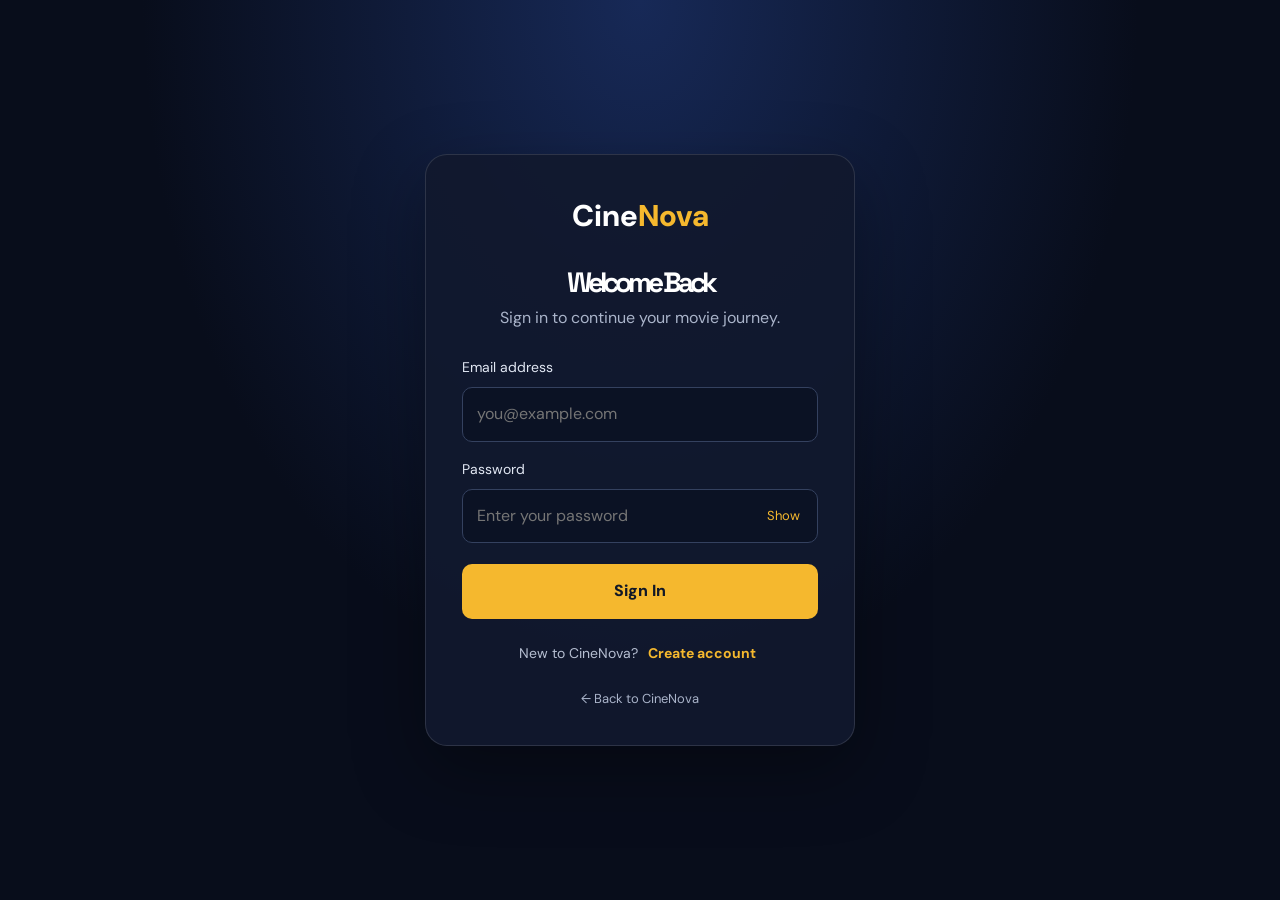
<file: index.html>
<!doctype html>
<html lang="en">
<head>
  <meta charset="utf-8">
  <meta name="viewport" content="width=device-width, initial-scale=1">
  <meta name="theme-color" content="#080911">
  <meta name="description" content="Discover movies, explore genres, build your watchlist, and find official places to watch with CineNova.">
  <title>Home | CineNova</title>
  <!-- These files are in the repository root, beside index.html. -->
  <link rel="stylesheet" href="style.css">
</head>
<body>
  <div class="topline">A WORLD OF STORIES · ONE CINEMATIC DESTINATION</div>

  <header class="nav">
    <div class="wrap nav-inner">
      <a class="logo" href="index.html" aria-label="CineNova home">Cine<span>Nova</span></a>
      <button class="mobile-menu" type="button" aria-label="Open menu" aria-expanded="false">☰</button>
      <nav class="navlinks" aria-label="Main navigation">
        <a href="index.html" aria-current="page">Home</a>
        <a href="movies.html">Movies</a>
        <a href="genres.html">Genres</a>
        <a href="watchlist.html">My Watchlist</a>
        <a href="about.html">About</a>
        <a href="contact.html">Contact</a>
      </nav>
      <div class="navright">
        <span class="user-pill">Signed in · <b data-user>Guest</b></span>
        <button class="btn btn-small" type="button" data-logout>Log out</button>
      </div>
    </div>
  </header>

  <main>
    <section class="hero">
      <div class="wrap hero-copy">
        <span class="eyebrow">✦ YOUR NEXT GREAT STORY STARTS HERE</span>
        <h1>Cinema,<br><span>without borders.</span></h1>
        <p>Explore movie worlds, discover new genres, and keep your next favourite film close. CineNova is your home for curious viewers and stories from everywhere.</p>
        <div class="actions">
          <a class="btn btn-primary" href="movies.html">Explore movies <span aria-hidden="true">↗</span></a>
          <a class="btn" href="genres.html">Browse genres</a>
        </div>
        <div class="hero-note"><span class="hero-note-dot"></span> Discover something worth watching</div>
      </div>
    </section>

    <div class="wrap">
      <section class="section" aria-labelledby="featured-title">
        <div class="section-head">
          <div>
            <div class="kicker">CURATED FOR DISCOVERY</div>
            <h2 id="featured-title">Featured collections</h2>
            <p>Fresh paths into your next movie night.</p>
          </div>
          <a class="btn btn-small" href="movies.html">View all movies ↗</a>
        </div>

        <div class="movie-grid">
          <article class="movie-card" data-movie="The Last Horizon" data-genre="adventure">
            <div class="poster"><span>The Last<br>Horizon</span><small>AN ADVENTURE</small></div>
            <div class="movie-info"><div class="movie-title">The Last Horizon</div><div class="movie-sub"><span>2025 · Adventure</span><button class="save-btn" type="button" data-save="The Last Horizon">＋ Watchlist</button></div></div>
          </article>
          <article class="movie-card" data-movie="Midnight Signal" data-genre="thriller">
            <div class="poster blue"><span>Midnight<br>Signal</span><small>TRUST NO SHADOW</small></div>
            <div class="movie-info"><div class="movie-title">Midnight Signal</div><div class="movie-sub"><span>2024 · Thriller</span><button class="save-btn" type="button" data-save="Midnight Signal">＋ Watchlist</button></div></div>
          </article>
          <article class="movie-card" data-movie="Crimson Empire" data-genre="action">
            <div class="poster red"><span>Crimson<br>Empire</span><small>POWER HAS A PRICE</small></div>
            <div class="movie-info"><div class="movie-title">Crimson Empire</div><div class="movie-sub"><span>2025 · Action</span><button class="save-btn" type="button" data-save="Crimson Empire">＋ Watchlist</button></div></div>
          </article>
          <article class="movie-card" data-movie="Golden Hour" data-genre="drama">
            <div class="poster gold"><span>Golden<br>Hour</span><small>EVERY MOMENT MATTERS</small></div>
            <div class="movie-info"><div class="movie-title">Golden Hour</div><div class="movie-sub"><span>2023 · Drama</span><button class="save-btn" type="button" data-save="Golden Hour">＋ Watchlist</button></div></div>
          </article>
          <article class="movie-card" data-movie="Deep Blue" data-genre="sci-fi">
            <div class="poster teal"><span>Deep<br>Blue</span><small>THE UNKNOWN AWAITS</small></div>
            <div class="movie-info"><div class="movie-title">Deep Blue</div><div class="movie-sub"><span>2024 · Sci-Fi</span><button class="save-btn" type="button" data-save="Deep Blue">＋ Watchlist</button></div></div>
          </article>
        </div>
        <p class="content-note">Note: These are illustrative sample listings, not verified real movie releases.</p>
      </section>

      <section class="section" aria-labelledby="discover-title">
        <div class="feature-band">
          <div>
            <div class="kicker">A LITTLE LESS SCROLLING. A LOT MORE CINEMA.</div>
            <h2 id="discover-title">Stories are better when you find the right one.</h2>
            <p class="muted">Search by mood, explore a genre, or save titles to your own watchlist. We’re building a thoughtful movie discovery experience for audiences everywhere.</p>
            <div class="actions"><a class="btn btn-primary" href="genres.html">Find your genre ↗</a><a class="btn" href="about.html">Our story</a></div>
          </div>
          <div class="feature-art" aria-label="CineNova collection artwork">
            <div class="art-card">Beyond<br>the frame</div><div class="art-card">New<br>worlds</div><div class="art-card">Stories<br>unbound</div>
          </div>
        </div>
      </section>

      <section class="section" aria-labelledby="genres-title">
        <div class="section-head">
          <div><div class="kicker">PICK YOUR MOOD</div><h2 id="genres-title">Explore genres</h2></div>
          <a class="btn btn-small" href="genres.html">All genres ↗</a>
        </div>
        <div class="category-grid">
          <a class="category" href="movies.html?genre=action"><span class="symbol">⚡</span><strong>Action</strong><small>Fast-paced favourites</small></a>
          <a class="category" href="movies.html?genre=romance"><span class="symbol">♡</span><strong>Romance</strong><small>Stories that stay</small></a>
          <a class="category" href="movies.html?genre=thriller"><span class="symbol">◉</span><strong>Thriller</strong><small>Keep guessing</small></a>
          <a class="category" href="movies.html?genre=drama"><span class="symbol">✦</span><strong>Drama</strong><small>Big feelings</small></a>
          <a class="category" href="movies.html?genre=documentary"><span class="symbol">◎</span><strong>Documentary</strong><small>Real perspectives</small></a>
          <a class="category" href="movies.html?genre=sci-fi"><span class="symbol">☄</span><strong>Sci-Fi</strong><small>Beyond imaginable</small></a>
          <a class="category" href="movies.html?genre=comedy"><span class="symbol">☀</span><strong>Comedy</strong><small>A little joy</small></a>
          <a class="category" href="movies.html?genre=classics"><span class="symbol">▣</span><strong>Classics</strong><small>Timeless cinema</small></a>
        </div>
      </section>

      <section class="section" aria-labelledby="official-title">
        <div class="panel">
          <div class="kicker">WATCH THOUGHTFULLY</div>
          <h2 id="official-title">Find official places to watch</h2>
          <p class="muted">CineNova does not host movies. Availability varies by country and title, so confirm that each upload or listing is authorized.</p>
          <div class="actions">
            <a class="btn" target="_blank" rel="noopener noreferrer" href="https://www.youtube.com/results?search_query=official+full+movie">YouTube official uploads ↗</a>
            <a class="btn" target="_blank" rel="noopener noreferrer" href="https://archive.org/details/movies">Internet Archive ↗</a>
            <a class="btn" target="_blank" rel="noopener noreferrer" href="https://tubitv.com/">Tubi ↗</a>
          </div>
        </div>
      </section>
    </div>
  </main>

  <footer class="footer">
    <div class="wrap footer-inner"><span>© 2026 CineNova. Discover stories without borders.</span><div class="footer-links"><a href="about.html">About</a><a href="contact.html">Contact</a><a href="movies.html">Explore movies</a></div></div>
  </footer>
  <div class="toast" role="status" aria-live="polite"></div>

  <!-- app.js is beside index.html in the repository root. -->
  <script src="app.js"></script>
</body>
</html>
</file>
<file: style.css>
@import url('https://fonts.googleapis.com/css2?family=DM+Sans:wght@400;500;600;700&family=Space+Grotesk:wght@400;500;600;700&display=swap');
:root{--bg:#080911;--panel:#11131f;--panel2:#171a29;--text:#f7f7fb;--muted:#a3a6bb;--purple:#a78bfa;--pink:#ee8bc5;--line:rgba(255,255,255,.09);--max:1250px}
*{box-sizing:border-box}
html{scroll-behavior:smooth}
body{margin:0;background:var(--bg);color:var(--text);font-family:'DM Sans',sans-serif;line-height:1.65}
body:before{content:'';position:fixed;inset:0;z-index:-1;pointer-events:none;background:radial-gradient(ellipse at 80% 0%,#6b4cb51f,transparent 38%),radial-gradient(ellipse at 0% 45%,#2e599b17,transparent 35%)}
a{color:inherit;text-decoration:none}
button,input,textarea,select{font:inherit}
img{max-width:100%;display:block}
.wrap{width:min(var(--max),92%);margin:auto}
.topline{text-align:center;background:linear-gradient(90deg,#6f4fbd,#a36ebd,#6c72ce);padding:6px 12px;font-size:10px;letter-spacing:1.4px;font-weight:700;text-transform:uppercase}
.nav{position:sticky;top:0;z-index:20;background:#080911dc;backdrop-filter:blur(20px);border-bottom:1px solid var(--line)}
.nav-inner{min-height:74px;display:flex;align-items:center;gap:28px}
.logo{font:700 27px 'Space Grotesk';letter-spacing:-1.4px;white-space:nowrap}
.logo span{color:var(--purple)}
.navlinks{display:flex;align-items:center;gap:22px;flex:1;color:#c3c4d3;font-size:13px}
.navlinks a:hover,.navlinks a.active{color:#fff}
.navright{display:flex;align-items:center;gap:10px}
.user-pill{font-size:11px;color:#d7ccff;border:1px solid #a78bfa55;padding:8px 11px;border-radius:10px}
.btn{display:inline-flex;align-items:center;justify-content:center;gap:8px;border:1px solid var(--line);border-radius:12px;padding:12px 17px;font-size:13px;font-weight:700;color:white;background:#ffffff09;cursor:pointer;transition:transform .2s,border-color .2s,background .2s}
.btn:hover{transform:translateY(-2px);border-color:#b9a4ff88}
.btn-primary{background:linear-gradient(135deg,#c2adff,#a78bfa);color:#181125;border-color:transparent}
.btn-small{padding:8px 11px;font-size:11px}
.mobile-menu{display:none;background:none;color:white;border:0;font-size:24px;cursor:pointer}
.hero{min-height:530px;display:flex;align-items:center;position:relative;overflow:hidden;border-bottom:1px solid var(--line);background:linear-gradient(90deg,#080911 0%,#080911e8 33%,#08091166 75%),linear-gradient(0deg,#080911,transparent 65%),url('https://images.unsplash.com/photo-1489599849927-2ee91dade6f2?auto=format&fit=crop&w=2200&q=85') center/cover}
.hero-copy{padding:75px 0;max-width:720px}
.eyebrow,.kicker{font-size:10px;letter-spacing:2px;text-transform:uppercase;font-weight:700;color:#c8b7ff}
.eyebrow{display:inline-block;border:1px solid #c4aeff55;background:#7b5bc32e;border-radius:30px;padding:8px 12px}
h1,h2,h3,p{margin-top:0}
h1{font:700 clamp(44px,7vw,82px)/1.02 'Space Grotesk';letter-spacing:-4px;margin:20px 0}
h1 span{background:linear-gradient(90deg,#fff,#c7b5ff 55%,#ecb4de);color:transparent;background-clip:text}
.hero p{max-width:550px;color:#c4c5d4;line-height:1.9}
.actions{display:flex;gap:12px;flex-wrap:wrap;margin-top:25px}
.section{padding:64px 0}
.section-head{display:flex;align-items:end;justify-content:space-between;gap:20px;margin-bottom:22px}
.section-head h2{font:700 clamp(26px,3vw,36px) 'Space Grotesk';letter-spacing:-1.4px;margin:6px 0}
.section-head p,.muted{color:var(--muted);font-size:13px}
.movie-grid{display:grid;grid-template-columns:repeat(5,minmax(0,1fr));gap:18px}
.movie-card{min-width:0;transition:transform .25s ease}
.movie-card:hover{transform:translateY(-5px)}
.poster{aspect-ratio:2/3;border-radius:13px;overflow:hidden;background:linear-gradient(145deg,#52437f,#191b2c 70%);border:1px solid var(--line);position:relative;display:flex;align-items:end;padding:15px;font:700 23px/1.05 'Space Grotesk';letter-spacing:-.8px}
.poster:before{content:'';position:absolute;width:170px;height:170px;border:1px solid #ffffff28;border-radius:50%;top:9%;right:-25%;box-shadow:0 0 0 18px #ffffff08,0 0 0 38px #ffffff05}
.poster:after{content:'';position:absolute;inset:35% 0 0;background:linear-gradient(transparent,#0008)}
.poster span{position:relative;z-index:1}
.poster.blue{background:linear-gradient(145deg,#397c9c,#151a30 75%)}
.poster.red{background:linear-gradient(145deg,#a34e5e,#20121e 75%)}
.poster.gold{background:linear-gradient(145deg,#a27b42,#241a17 75%)}
.poster.teal{background:linear-gradient(145deg,#2f887e,#111e25 75%)}
.poster.pink{background:linear-gradient(145deg,#a45d93,#24162a 75%)}
.poster.orange{background:linear-gradient(145deg,#b36a38,#241a17 75%)}
.movie-info{padding:10px 2px}
.movie-title{font-size:13px;font-weight:700}
.movie-sub{display:flex;justify-content:space-between;gap:8px;color:var(--muted);font-size:10px}
.save-btn{float:right;border:1px solid var(--line);border-radius:9px;background:#ffffff0b;color:#e6ddff;padding:5px 9px;cursor:pointer}
.category-grid{display:grid;grid-template-columns:repeat(4,1fr);gap:14px}
.category,.panel{border:1px solid var(--line);background:linear-gradient(135deg,#191a2a,#10121d);border-radius:17px;padding:22px;transition:transform .2s,border-color .2s}
.category:hover{transform:translateY(-4px);border-color:#b9a4ff66}
.category .symbol{font-size:24px;color:#d0c1ff;display:block;margin-bottom:15px}
.category strong{display:block;font-size:15px}
.category small{color:var(--muted)}
.feature-band{display:grid;grid-template-columns:1.2fr 1fr;gap:28px;align-items:center;padding:35px;border:1px solid var(--line);border-radius:22px;background:linear-gradient(115deg,#19162b,#10131f 60%,#151326)}
.feature-band h2{font:700 36px/1.15 'Space Grotesk'}
.feature-art{display:grid;grid-template-columns:repeat(3,1fr);gap:10px;transform:rotate(-4deg)}
.art-card{aspect-ratio:2/3;border-radius:10px;background:linear-gradient(145deg,#9c70b7,#171a2a);padding:12px;display:flex;align-items:end;font:700 18px 'Space Grotesk'}
.art-card:nth-child(2){background:linear-gradient(145deg,#397c9c,#151a30);transform:translateY(-18px)}
.art-card:nth-child(3){background:linear-gradient(145deg,#a34e5e,#20121e)}
.page-head{padding:60px 0 28px}
.page-head h1{font-size:clamp(38px,5vw,60px);letter-spacing:-2px}
.page-head p{max-width:650px;color:var(--muted)}
.filters{display:flex;gap:8px;flex-wrap:wrap;margin:20px 0}
.filter{border:1px solid var(--line);background:#ffffff06;color:#c7c7d6;border-radius:30px;padding:9px 14px;font-size:11px;cursor:pointer}
.filter.selected,.filter:hover{background:#c2adff;color:#191127;border-color:#c2adff}
.footer{border-top:1px solid var(--line);padding:34px 0;color:var(--muted);font-size:11px}
.footer-inner{display:flex;justify-content:space-between;gap:20px;flex-wrap:wrap}
.footer-links{display:flex;gap:18px;flex-wrap:wrap}
.form-card{width:min(470px,92%);margin:70px auto;padding:32px;border:1px solid var(--line);border-radius:22px;background:linear-gradient(135deg,#191a2a,#10121d);box-shadow:0 25px 80px #0005}
.login-page{min-height:100vh;display:flex;flex-direction:column}
.login-main{flex:1;display:grid;place-items:center;padding:30px 0}
.form-card h1{font-size:38px;letter-spacing:-1.5px;margin:12px 0}
.form-card p{color:var(--muted);font-size:13px}
.field{display:grid;gap:7px;margin:15px 0}
.field label{font-size:12px;color:#d8d8e4}
.field input,.field textarea,.field select{width:100%;background:#080911;border:1px solid var(--line);border-radius:10px;padding:12px;color:white;outline:none}
.field input:focus,.field textarea:focus,.field select:focus{border-color:#b9a4ff}
.form-card .btn{width:100%;margin-top:10px}
.notice{border:1px solid #c2adff3d;background:#a78bfa0e;color:#bfc0d0;padding:13px 15px;border-radius:12px;font-size:11px;margin-top:16px}
.empty{border:1px dashed #ffffff25;border-radius:16px;padding:35px;text-align:center;color:var(--muted)}
.toast{position:fixed;bottom:22px;left:50%;transform:translate(-50%,20px);opacity:0;pointer-events:none;background:#ded3ff;color:#191127;border-radius:11px;padding:12px 17px;font-size:12px;font-weight:700;transition:.25s;z-index:50}
.toast.show{opacity:1;transform:translate(-50%,0)}
[hidden]{display:none!important}
input,textarea,select{color-scheme:dark}
button:focus-visible,a:focus-visible,input:focus-visible,textarea:focus-visible,select:focus-visible{outline:2px solid #c2adff;outline-offset:3px}
::selection{background:#c2adff;color:#191127}
@media(max-width:950px){.nav-inner{gap:15px}.navlinks{gap:13px}.navlinks a{font-size:11px}.movie-grid{grid-template-columns:repeat(4,minmax(0,1fr))}.search-nav{display:none}}
@media(max-width:700px){.nav-inner{min-height:65px;justify-content:space-between}.mobile-menu{display:block}.navlinks{display:none;position:absolute;top:65px;left:0;right:0;background:#10111c;border-bottom:1px solid var(--line);padding:18px 4%;flex-direction:column;align-items:flex-start}.navlinks.open{display:flex}.navright{gap:6px}.user-pill{display:none}.hero{min-height:500px}.hero-copy{padding:55px 0}h1{letter-spacing:-2.5px}.movie-grid{grid-template-columns:repeat(2,minmax(0,1fr));gap:14px}.category-grid{grid-template-columns:repeat(2,1fr)}.feature-band{grid-template-columns:1fr;padding:24px}.feature-band h2{font-size:30px}.feature-art{max-width:360px}.section{padding:44px 0}.section-head{align-items:flex-start;flex-direction:column}.form-card{padding:25px;margin:25px auto}}
@media(prefers-reduced-motion:reduce){*,*::before,*::after{scroll-behavior:auto!important;transition-duration:.01ms!important;animation-duration:.01ms!important}}
</file>
